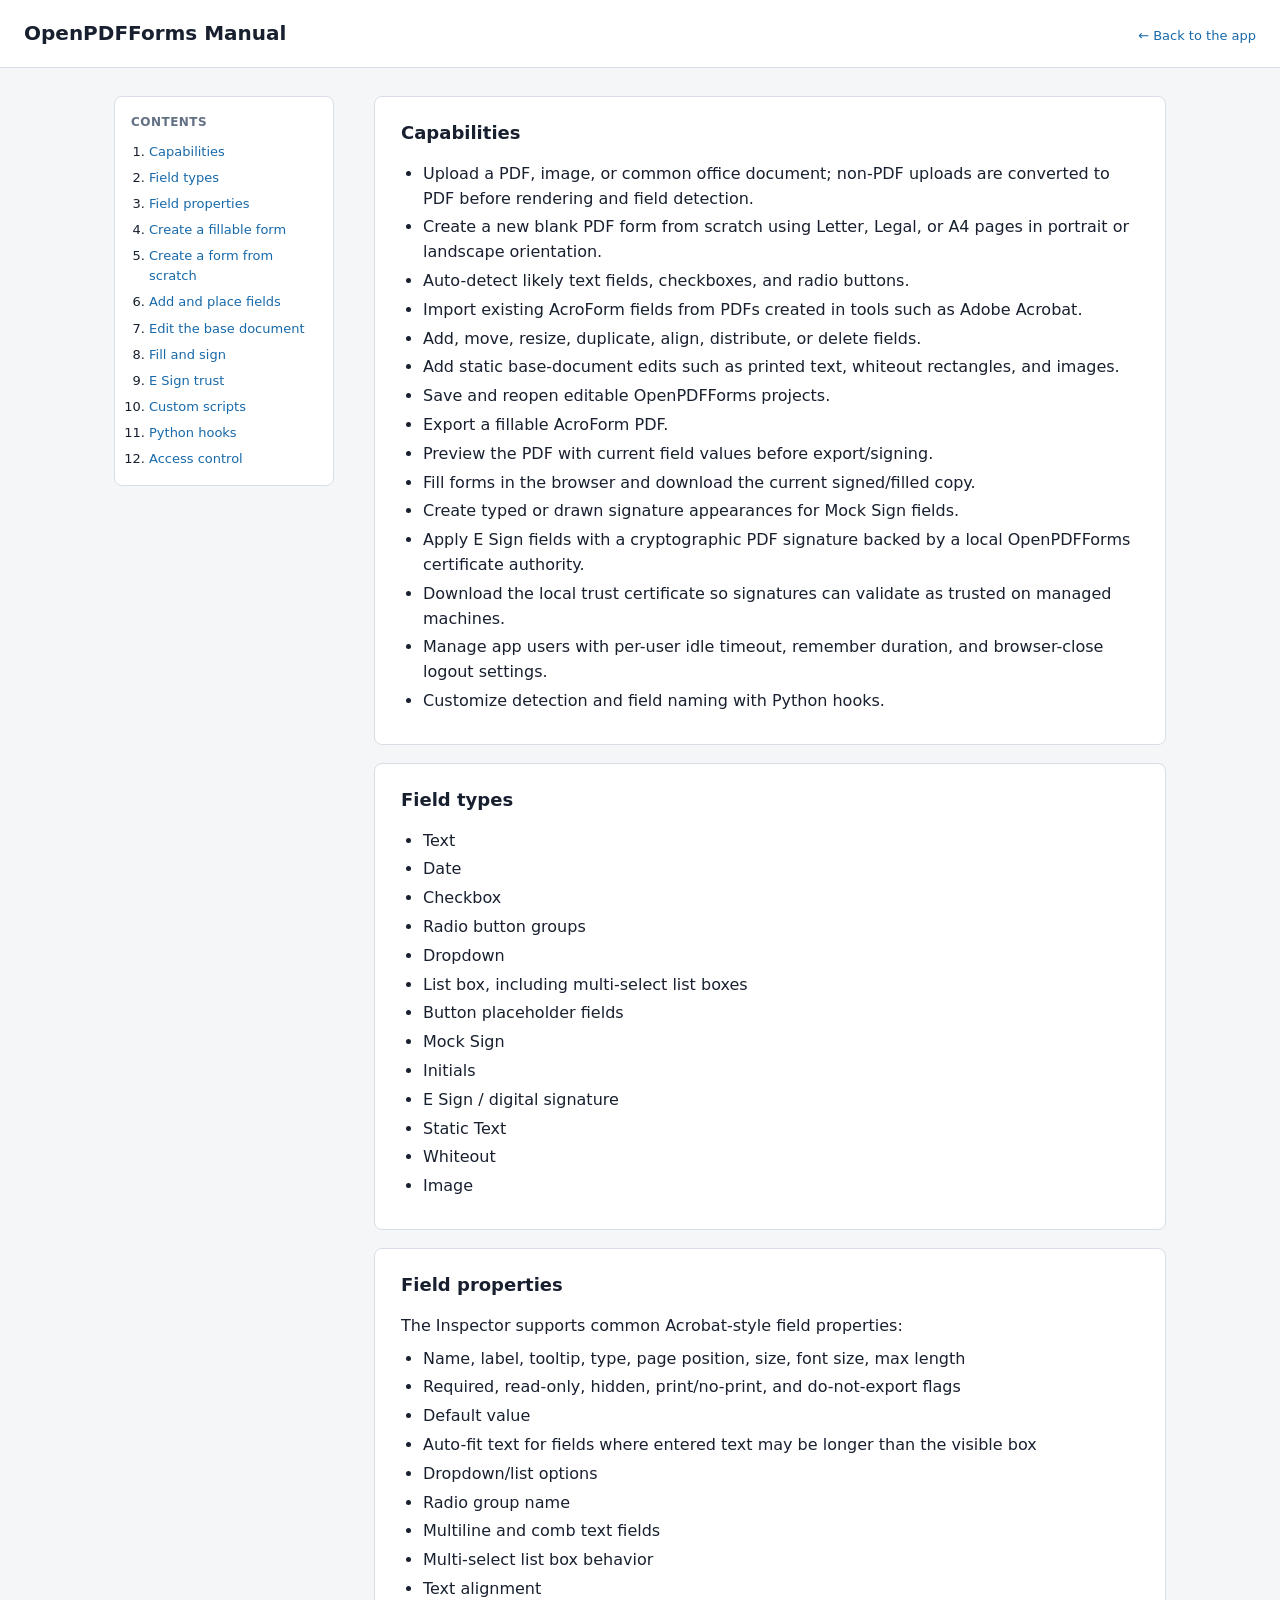
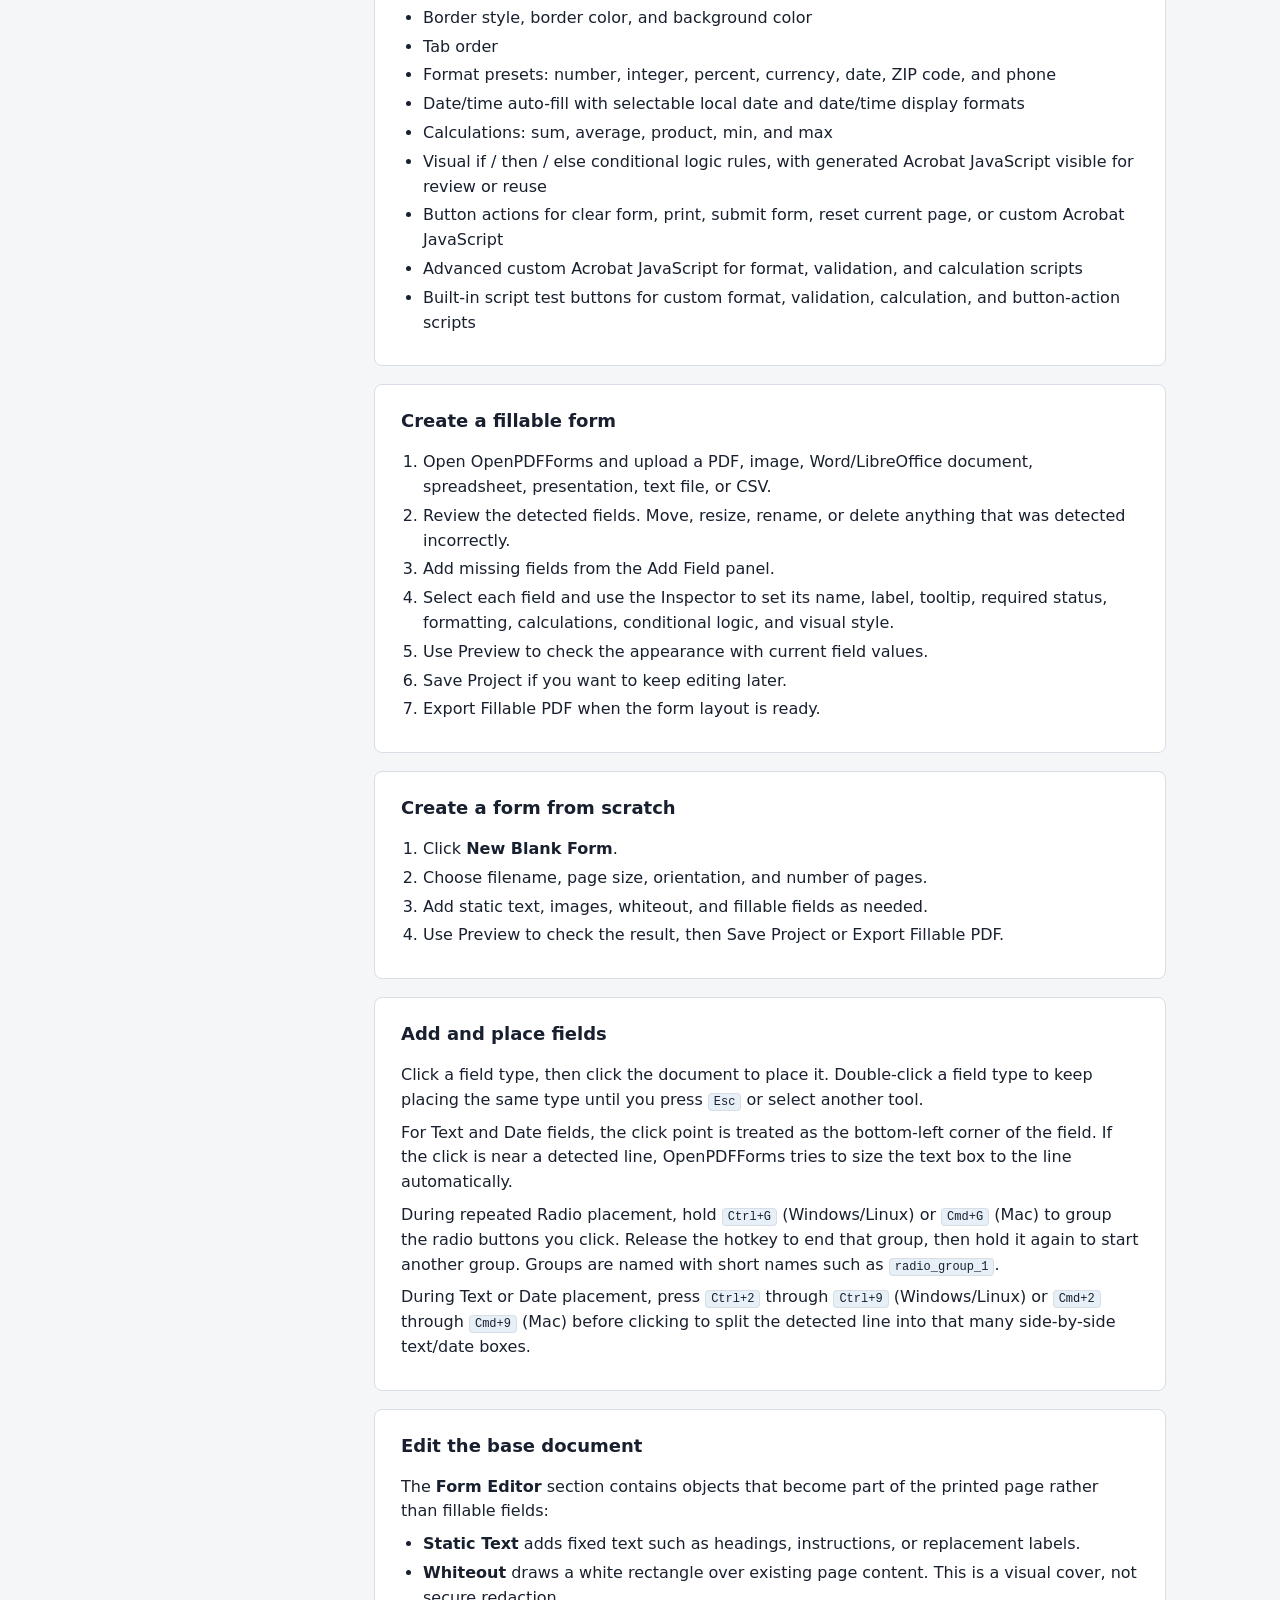
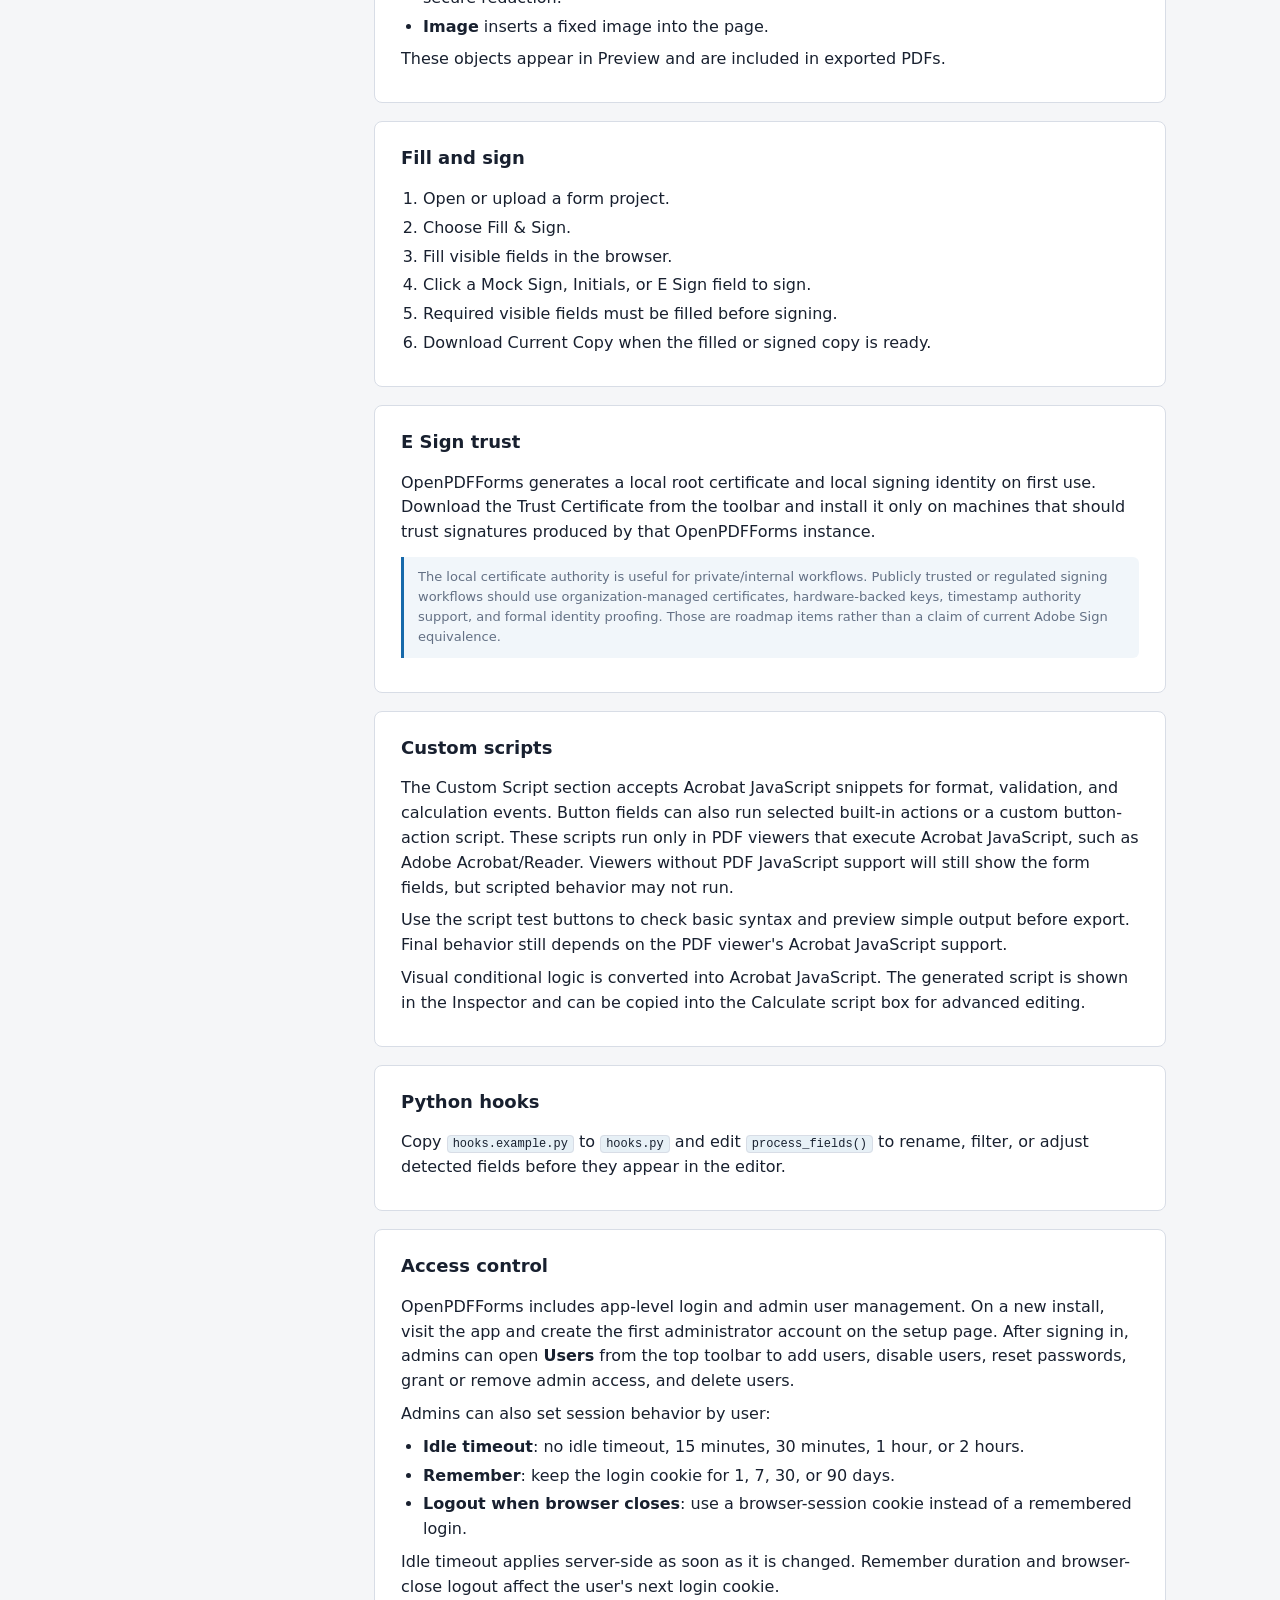
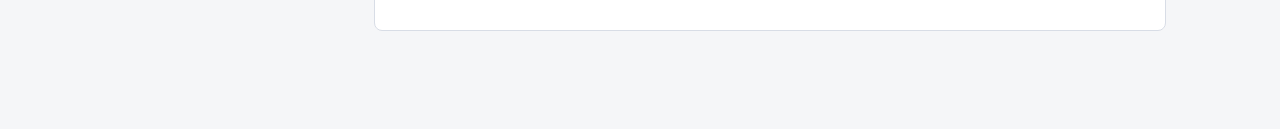
<file: openpdfforms/static/manual.html>
<!doctype html>
<html lang="en">
<head>
<meta charset="utf-8">
<meta name="viewport" content="width=device-width, initial-scale=1">
<title>OpenPDFForms Manual</title>
<style>
  :root {
    color-scheme: light;
    --bg: #f5f6f8;
    --panel: #ffffff;
    --line: #d8dde6;
    --text: #18202f;
    --muted: #637084;
    --accent: #1769aa;
  }
  * { box-sizing: border-box; }
  body {
    margin: 0;
    font-family: Inter, ui-sans-serif, system-ui, -apple-system, BlinkMacSystemFont, "Segoe UI", sans-serif;
    background: var(--bg);
    color: var(--text);
    line-height: 1.55;
  }
  a { color: var(--accent); }
  header.top {
    background: var(--panel);
    border-bottom: 1px solid var(--line);
    padding: 18px 24px;
    display: flex;
    align-items: baseline;
    justify-content: space-between;
    gap: 16px;
    flex-wrap: wrap;
  }
  header.top h1 { margin: 0; font-size: 20px; }
  header.top a.back { font-size: 13px; text-decoration: none; }
  .layout {
    max-width: 1100px;
    margin: 0 auto;
    padding: 28px 24px 80px;
    display: grid;
    grid-template-columns: 220px 1fr;
    gap: 40px;
    align-items: start;
  }
  nav.toc {
    position: sticky;
    top: 24px;
    background: var(--panel);
    border: 1px solid var(--line);
    border-radius: 8px;
    padding: 16px;
    font-size: 13px;
  }
  nav.toc h2 { font-size: 12px; text-transform: uppercase; letter-spacing: .04em; color: var(--muted); margin: 0 0 10px; }
  nav.toc ol { margin: 0; padding-left: 18px; display: grid; gap: 6px; }
  nav.toc a { text-decoration: none; }
  nav.toc a:hover { text-decoration: underline; }
  main { min-width: 0; }
  section.topic {
    background: var(--panel);
    border: 1px solid var(--line);
    border-radius: 8px;
    padding: 22px 26px;
    margin-bottom: 18px;
  }
  section.topic h2 { margin-top: 0; font-size: 18px; }
  section.topic h3 { font-size: 15px; margin: 20px 0 6px; }
  section.topic h3:first-of-type { margin-top: 0; }
  section.topic p { margin: 8px 0; }
  section.topic ul, section.topic ol { margin: 8px 0; padding-left: 22px; }
  section.topic li { margin: 4px 0; }
  code, .key {
    font-family: ui-monospace, "SF Mono", Menlo, Consolas, monospace;
    background: rgba(23, 105, 170, 0.1);
    border: 1px solid var(--line);
    border-radius: 4px;
    padding: 1px 5px;
    font-size: 12px;
  }
  .callout {
    border-left: 3px solid var(--accent);
    background: rgba(23, 105, 170, 0.06);
    border-radius: 0 6px 6px 0;
    padding: 10px 14px;
    margin: 12px 0;
    font-size: 13px;
    color: var(--muted);
  }
  @media (max-width: 800px) {
    .layout { grid-template-columns: 1fr; }
    nav.toc { position: static; }
  }
</style>
</head>
<body>
<header class="top">
  <h1>OpenPDFForms Manual</h1>
  <a class="back" href=".">&larr; Back to the app</a>
</header>

<div class="layout">
  <nav class="toc" aria-label="Table of contents">
    <h2>Contents</h2>
    <ol>
      <li><a href="#capabilities">Capabilities</a></li>
      <li><a href="#field-types">Field types</a></li>
      <li><a href="#field-properties">Field properties</a></li>
      <li><a href="#create-form">Create a fillable form</a></li>
      <li><a href="#blank-form">Create a form from scratch</a></li>
      <li><a href="#place-fields">Add and place fields</a></li>
      <li><a href="#edit-base">Edit the base document</a></li>
      <li><a href="#fill-sign">Fill and sign</a></li>
      <li><a href="#trust">E Sign trust</a></li>
      <li><a href="#scripts">Custom scripts</a></li>
      <li><a href="#hooks">Python hooks</a></li>
      <li><a href="#access-control">Access control</a></li>
    </ol>
  </nav>

  <main>
    <section class="topic" id="capabilities">
      <h2>Capabilities</h2>
      <ul>
        <li>Upload a PDF, image, or common office document; non-PDF uploads are converted to PDF before rendering and field detection.</li>
        <li>Create a new blank PDF form from scratch using Letter, Legal, or A4 pages in portrait or landscape orientation.</li>
        <li>Auto-detect likely text fields, checkboxes, and radio buttons.</li>
        <li>Import existing AcroForm fields from PDFs created in tools such as Adobe Acrobat.</li>
        <li>Add, move, resize, duplicate, align, distribute, or delete fields.</li>
        <li>Add static base-document edits such as printed text, whiteout rectangles, and images.</li>
        <li>Save and reopen editable OpenPDFForms projects.</li>
        <li>Export a fillable AcroForm PDF.</li>
        <li>Preview the PDF with current field values before export/signing.</li>
        <li>Fill forms in the browser and download the current signed/filled copy.</li>
        <li>Create typed or drawn signature appearances for Mock Sign fields.</li>
        <li>Apply E Sign fields with a cryptographic PDF signature backed by a local OpenPDFForms certificate authority.</li>
        <li>Download the local trust certificate so signatures can validate as trusted on managed machines.</li>
        <li>Manage app users with per-user idle timeout, remember duration, and browser-close logout settings.</li>
        <li>Customize detection and field naming with Python hooks.</li>
      </ul>
    </section>

    <section class="topic" id="field-types">
      <h2>Field types</h2>
      <ul>
        <li>Text</li>
        <li>Date</li>
        <li>Checkbox</li>
        <li>Radio button groups</li>
        <li>Dropdown</li>
        <li>List box, including multi-select list boxes</li>
        <li>Button placeholder fields</li>
        <li>Mock Sign</li>
        <li>Initials</li>
        <li>E Sign / digital signature</li>
        <li>Static Text</li>
        <li>Whiteout</li>
        <li>Image</li>
      </ul>
    </section>

    <section class="topic" id="field-properties">
      <h2>Field properties</h2>
      <p>The Inspector supports common Acrobat-style field properties:</p>
      <ul>
        <li>Name, label, tooltip, type, page position, size, font size, max length</li>
        <li>Required, read-only, hidden, print/no-print, and do-not-export flags</li>
        <li>Default value</li>
        <li>Auto-fit text for fields where entered text may be longer than the visible box</li>
        <li>Dropdown/list options</li>
        <li>Radio group name</li>
        <li>Multiline and comb text fields</li>
        <li>Multi-select list box behavior</li>
        <li>Text alignment</li>
        <li>Border style, border color, and background color</li>
        <li>Tab order</li>
        <li>Format presets: number, integer, percent, currency, date, ZIP code, and phone</li>
        <li>Date/time auto-fill with selectable local date and date/time display formats</li>
        <li>Calculations: sum, average, product, min, and max</li>
        <li>Visual if / then / else conditional logic rules, with generated Acrobat JavaScript visible for review or reuse</li>
        <li>Button actions for clear form, print, submit form, reset current page, or custom Acrobat JavaScript</li>
        <li>Advanced custom Acrobat JavaScript for format, validation, and calculation scripts</li>
        <li>Built-in script test buttons for custom format, validation, calculation, and button-action scripts</li>
      </ul>
    </section>

    <section class="topic" id="create-form">
      <h2>Create a fillable form</h2>
      <ol>
        <li>Open OpenPDFForms and upload a PDF, image, Word/LibreOffice document, spreadsheet, presentation, text file, or CSV.</li>
        <li>Review the detected fields. Move, resize, rename, or delete anything that was detected incorrectly.</li>
        <li>Add missing fields from the Add Field panel.</li>
        <li>Select each field and use the Inspector to set its name, label, tooltip, required status, formatting, calculations, conditional logic, and visual style.</li>
        <li>Use Preview to check the appearance with current field values.</li>
        <li>Save Project if you want to keep editing later.</li>
        <li>Export Fillable PDF when the form layout is ready.</li>
      </ol>
    </section>

    <section class="topic" id="blank-form">
      <h2>Create a form from scratch</h2>
      <ol>
        <li>Click <strong>New Blank Form</strong>.</li>
        <li>Choose filename, page size, orientation, and number of pages.</li>
        <li>Add static text, images, whiteout, and fillable fields as needed.</li>
        <li>Use Preview to check the result, then Save Project or Export Fillable PDF.</li>
      </ol>
    </section>

    <section class="topic" id="place-fields">
      <h2>Add and place fields</h2>
      <p>Click a field type, then click the document to place it. Double-click a field type to keep placing the same type until you press <span class="key">Esc</span> or select another tool.</p>
      <p>For Text and Date fields, the click point is treated as the bottom-left corner of the field. If the click is near a detected line, OpenPDFForms tries to size the text box to the line automatically.</p>
      <p>During repeated Radio placement, hold <span class="key">Ctrl+G</span> (Windows/Linux) or <span class="key">Cmd+G</span> (Mac) to group the radio buttons you click. Release the hotkey to end that group, then hold it again to start another group. Groups are named with short names such as <code>radio_group_1</code>.</p>
      <p>During Text or Date placement, press <span class="key">Ctrl+2</span> through <span class="key">Ctrl+9</span> (Windows/Linux) or <span class="key">Cmd+2</span> through <span class="key">Cmd+9</span> (Mac) before clicking to split the detected line into that many side-by-side text/date boxes.</p>
    </section>

    <section class="topic" id="edit-base">
      <h2>Edit the base document</h2>
      <p>The <strong>Form Editor</strong> section contains objects that become part of the printed page rather than fillable fields:</p>
      <ul>
        <li><strong>Static Text</strong> adds fixed text such as headings, instructions, or replacement labels.</li>
        <li><strong>Whiteout</strong> draws a white rectangle over existing page content. This is a visual cover, not secure redaction.</li>
        <li><strong>Image</strong> inserts a fixed image into the page.</li>
      </ul>
      <p>These objects appear in Preview and are included in exported PDFs.</p>
    </section>

    <section class="topic" id="fill-sign">
      <h2>Fill and sign</h2>
      <ol>
        <li>Open or upload a form project.</li>
        <li>Choose Fill &amp; Sign.</li>
        <li>Fill visible fields in the browser.</li>
        <li>Click a Mock Sign, Initials, or E Sign field to sign.</li>
        <li>Required visible fields must be filled before signing.</li>
        <li>Download Current Copy when the filled or signed copy is ready.</li>
      </ol>
    </section>

    <section class="topic" id="trust">
      <h2>E Sign trust</h2>
      <p>OpenPDFForms generates a local root certificate and local signing identity on first use. Download the Trust Certificate from the toolbar and install it only on machines that should trust signatures produced by that OpenPDFForms instance.</p>
      <div class="callout">The local certificate authority is useful for private/internal workflows. Publicly trusted or regulated signing workflows should use organization-managed certificates, hardware-backed keys, timestamp authority support, and formal identity proofing. Those are roadmap items rather than a claim of current Adobe Sign equivalence.</div>
    </section>

    <section class="topic" id="scripts">
      <h2>Custom scripts</h2>
      <p>The Custom Script section accepts Acrobat JavaScript snippets for format, validation, and calculation events. Button fields can also run selected built-in actions or a custom button-action script. These scripts run only in PDF viewers that execute Acrobat JavaScript, such as Adobe Acrobat/Reader. Viewers without PDF JavaScript support will still show the form fields, but scripted behavior may not run.</p>
      <p>Use the script test buttons to check basic syntax and preview simple output before export. Final behavior still depends on the PDF viewer's Acrobat JavaScript support.</p>
      <p>Visual conditional logic is converted into Acrobat JavaScript. The generated script is shown in the Inspector and can be copied into the Calculate script box for advanced editing.</p>
    </section>

    <section class="topic" id="hooks">
      <h2>Python hooks</h2>
      <p>Copy <code>hooks.example.py</code> to <code>hooks.py</code> and edit <code>process_fields()</code> to rename, filter, or adjust detected fields before they appear in the editor.</p>
    </section>

    <section class="topic" id="access-control">
      <h2>Access control</h2>
      <p>OpenPDFForms includes app-level login and admin user management. On a new install, visit the app and create the first administrator account on the setup page. After signing in, admins can open <strong>Users</strong> from the top toolbar to add users, disable users, reset passwords, grant or remove admin access, and delete users.</p>
      <p>Admins can also set session behavior by user:</p>
      <ul>
        <li><strong>Idle timeout</strong>: no idle timeout, 15 minutes, 30 minutes, 1 hour, or 2 hours.</li>
        <li><strong>Remember</strong>: keep the login cookie for 1, 7, 30, or 90 days.</li>
        <li><strong>Logout when browser closes</strong>: use a browser-session cookie instead of a remembered login.</li>
      </ul>
      <p>Idle timeout applies server-side as soon as it is changed. Remember duration and browser-close logout affect the user's next login cookie.</p>
    </section>
  </main>
</div>
</body>
</html>
</file>
